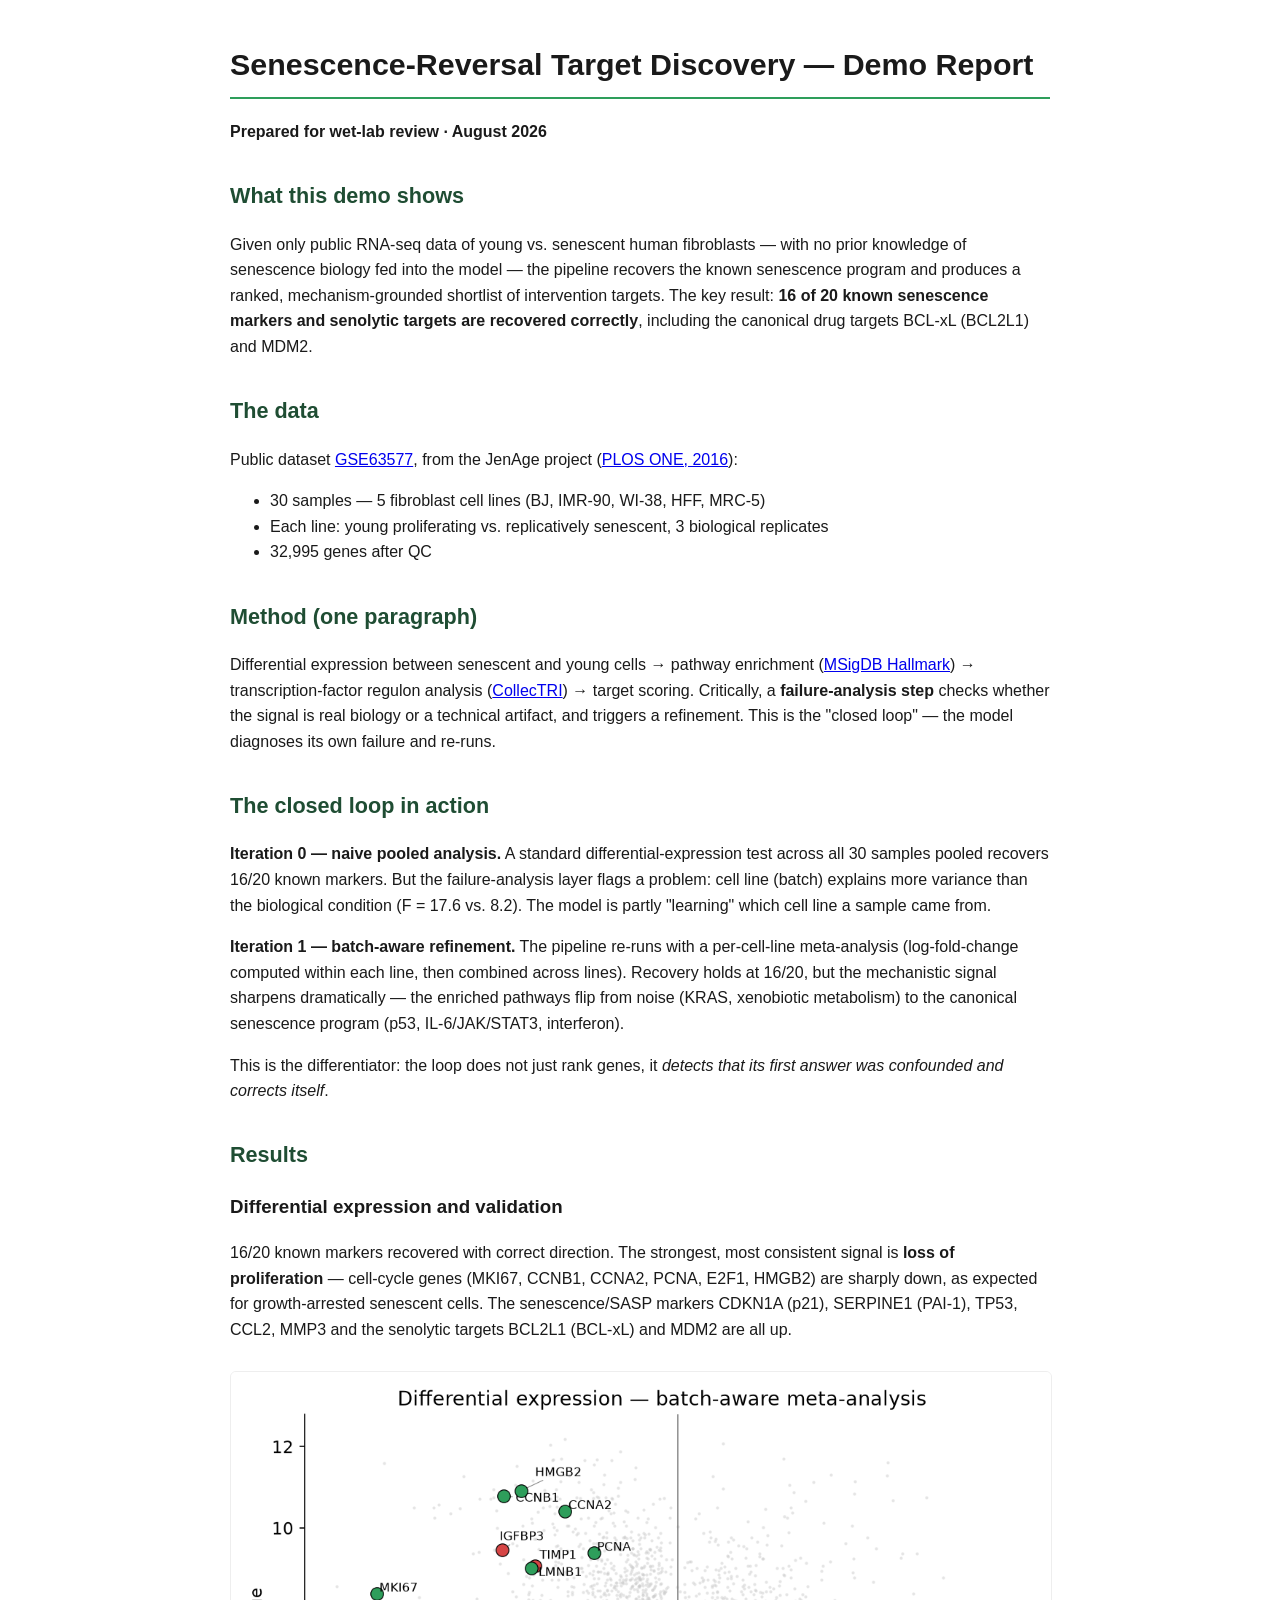
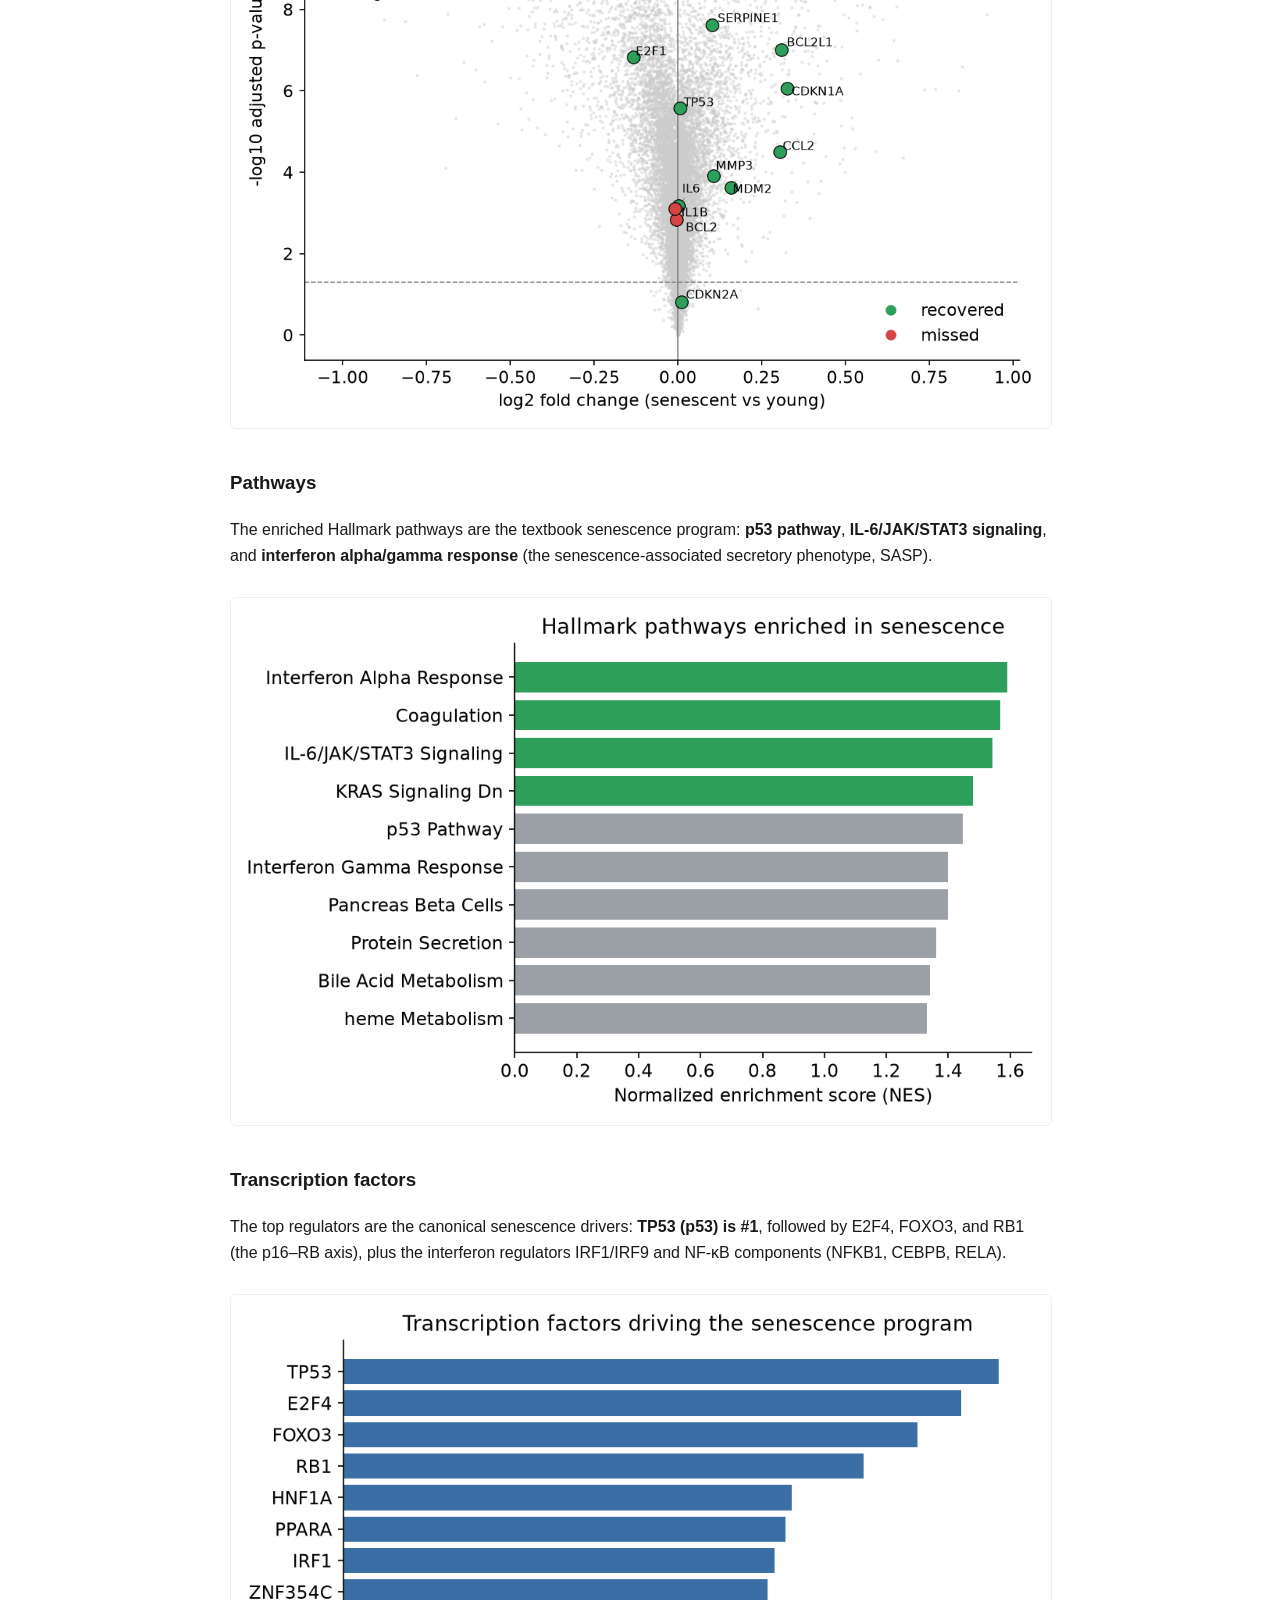
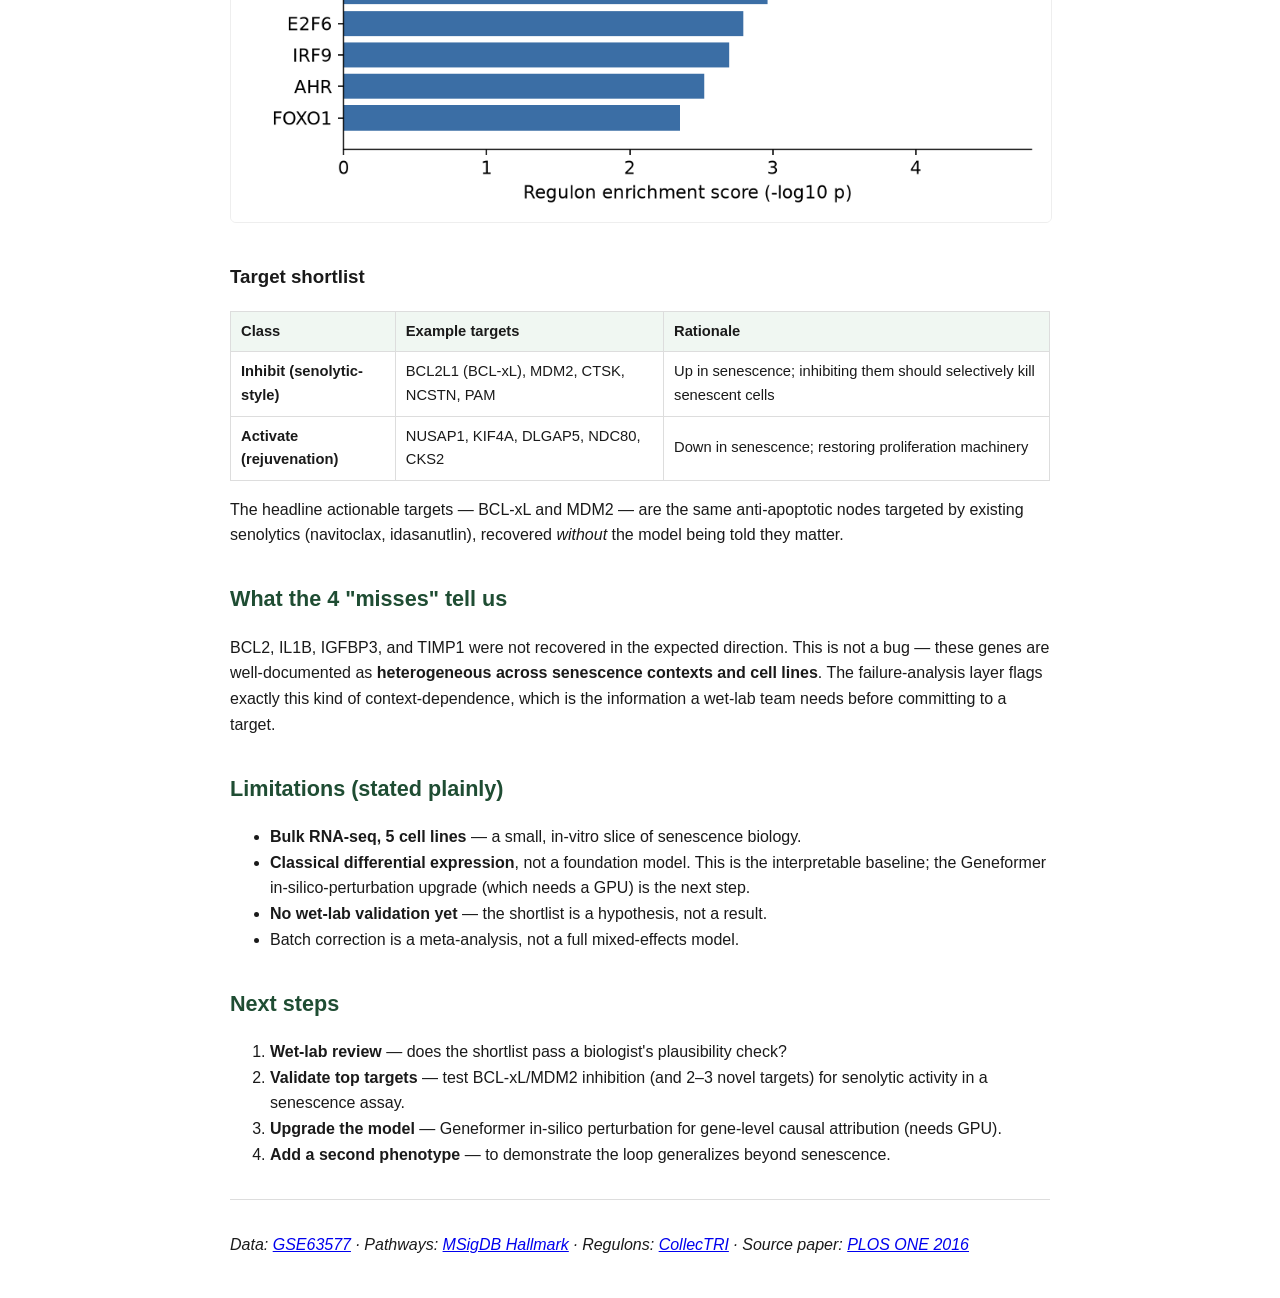
<file: report.html>
<!DOCTYPE html><html><head><meta charset="utf-8"><meta name="viewport" content="width=device-width,initial-scale=1"><style>
body{font-family:-apple-system,Segoe UI,Roboto,Helvetica,Arial,sans-serif;max-width:820px;margin:40px auto;padding:0 24px;color:#1a1a1a;line-height:1.6;}
h1{font-size:1.9em;border-bottom:2px solid #2e9e5b;padding-bottom:8px;}
h2{font-size:1.35em;margin-top:1.6em;color:#1f4d33;}
table{border-collapse:collapse;width:100%;margin:1em 0;font-size:0.92em;}
th,td{border:1px solid #ddd;padding:8px 10px;text-align:left;}
th{background:#f0f7f2;}
img{margin:0.8em 0;max-width:100%;border:1px solid #eee;border-radius:6px;}
blockquote{border-left:3px solid #2e9e5b;margin:1em 0;padding:0.2em 1em;color:#555;background:#f7faf8;}
hr{border:none;border-top:1px solid #ddd;margin:2em 0;}
code{background:#f4f4f4;padding:2px 5px;border-radius:3px;font-size:0.9em;}
</style></head><body><h1>Senescence-Reversal Target Discovery — Demo Report</h1>
<p><strong>Prepared for wet-lab review · August 2026</strong></p>
<h2>What this demo shows</h2>
<p>Given only public RNA-seq data of young vs. senescent human fibroblasts — with no prior knowledge of senescence biology fed into the model — the pipeline recovers the known senescence program and produces a ranked, mechanism-grounded shortlist of intervention targets. The key result: <strong>16 of 20 known senescence markers and senolytic targets are recovered correctly</strong>, including the canonical drug targets BCL-xL (BCL2L1) and MDM2.</p>
<h2>The data</h2>
<p>Public dataset <a href="https://www.ncbi.nlm.nih.gov/geo/query/acc.cgi?acc=GSE63577">GSE63577</a>, from the JenAge project (<a href="https://journals.plos.org/plosone/article?id=10.1371/journal.pone.0154531">PLOS ONE, 2016</a>):</p>
<ul>
<li>30 samples — 5 fibroblast cell lines (BJ, IMR-90, WI-38, HFF, MRC-5)</li>
<li>Each line: young proliferating vs. replicatively senescent, 3 biological replicates</li>
<li>32,995 genes after QC</li>
</ul>
<h2>Method (one paragraph)</h2>
<p>Differential expression between senescent and young cells → pathway enrichment (<a href="https://www.gsea-msigdb.org/gsea/msigdb/">MSigDB Hallmark</a>) → transcription-factor regulon analysis (<a href="https://github.com/saezlab/CollecTRI">CollecTRI</a>) → target scoring. Critically, a <strong>failure-analysis step</strong> checks whether the signal is real biology or a technical artifact, and triggers a refinement. This is the "closed loop" — the model diagnoses its own failure and re-runs.</p>
<h2>The closed loop in action</h2>
<p><strong>Iteration 0 — naive pooled analysis.</strong> A standard differential-expression test across all 30 samples pooled recovers 16/20 known markers. But the failure-analysis layer flags a problem: cell line (batch) explains more variance than the biological condition (F = 17.6 vs. 8.2). The model is partly "learning" which cell line a sample came from.</p>
<p><strong>Iteration 1 — batch-aware refinement.</strong> The pipeline re-runs with a per-cell-line meta-analysis (log-fold-change computed within each line, then combined across lines). Recovery holds at 16/20, but the mechanistic signal sharpens dramatically — the enriched pathways flip from noise (KRAS, xenobiotic metabolism) to the canonical senescence program (p53, IL-6/JAK/STAT3, interferon).</p>
<p>This is the differentiator: the loop does not just rank genes, it <em>detects that its first answer was confounded and corrects itself</em>.</p>
<h2>Results</h2>
<h3>Differential expression and validation</h3>
<p>16/20 known markers recovered with correct direction. The strongest, most consistent signal is <strong>loss of proliferation</strong> — cell-cycle genes (MKI67, CCNB1, CCNA2, PCNA, E2F1, HMGB2) are sharply down, as expected for growth-arrested senescent cells. The senescence/SASP markers CDKN1A (p21), SERPINE1 (PAI-1), TP53, CCL2, MMP3 and the senolytic targets BCL2L1 (BCL-xL) and MDM2 are all up.</p>
<p><img alt="volcano" src="[data-uri]" /></p>
<h3>Pathways</h3>
<p>The enriched Hallmark pathways are the textbook senescence program: <strong>p53 pathway</strong>, <strong>IL-6/JAK/STAT3 signaling</strong>, and <strong>interferon alpha/gamma response</strong> (the senescence-associated secretory phenotype, SASP).</p>
<p><img alt="pathway" src="[data-uri]" /></p>
<h3>Transcription factors</h3>
<p>The top regulators are the canonical senescence drivers: <strong>TP53 (p53) is #1</strong>, followed by E2F4, FOXO3, and RB1 (the p16–RB axis), plus the interferon regulators IRF1/IRF9 and NF-κB components (NFKB1, CEBPB, RELA).</p>
<p><img alt="tf" src="[data-uri]" /></p>
<h3>Target shortlist</h3>
<table>
<thead>
<tr>
<th>Class</th>
<th>Example targets</th>
<th>Rationale</th>
</tr>
</thead>
<tbody>
<tr>
<td><strong>Inhibit (senolytic-style)</strong></td>
<td>BCL2L1 (BCL-xL), MDM2, CTSK, NCSTN, PAM</td>
<td>Up in senescence; inhibiting them should selectively kill senescent cells</td>
</tr>
<tr>
<td><strong>Activate (rejuvenation)</strong></td>
<td>NUSAP1, KIF4A, DLGAP5, NDC80, CKS2</td>
<td>Down in senescence; restoring proliferation machinery</td>
</tr>
</tbody>
</table>
<p>The headline actionable targets — BCL-xL and MDM2 — are the same anti-apoptotic nodes targeted by existing senolytics (navitoclax, idasanutlin), recovered <em>without</em> the model being told they matter.</p>
<h2>What the 4 "misses" tell us</h2>
<p>BCL2, IL1B, IGFBP3, and TIMP1 were not recovered in the expected direction. This is not a bug — these genes are well-documented as <strong>heterogeneous across senescence contexts and cell lines</strong>. The failure-analysis layer flags exactly this kind of context-dependence, which is the information a wet-lab team needs before committing to a target.</p>
<h2>Limitations (stated plainly)</h2>
<ul>
<li><strong>Bulk RNA-seq, 5 cell lines</strong> — a small, in-vitro slice of senescence biology.</li>
<li><strong>Classical differential expression</strong>, not a foundation model. This is the interpretable baseline; the Geneformer in-silico-perturbation upgrade (which needs a GPU) is the next step.</li>
<li><strong>No wet-lab validation yet</strong> — the shortlist is a hypothesis, not a result.</li>
<li>Batch correction is a meta-analysis, not a full mixed-effects model.</li>
</ul>
<h2>Next steps</h2>
<ol>
<li><strong>Wet-lab review</strong> — does the shortlist pass a biologist's plausibility check?</li>
<li><strong>Validate top targets</strong> — test BCL-xL/MDM2 inhibition (and 2–3 novel targets) for senolytic activity in a senescence assay.</li>
<li><strong>Upgrade the model</strong> — Geneformer in-silico perturbation for gene-level causal attribution (needs GPU).</li>
<li><strong>Add a second phenotype</strong> — to demonstrate the loop generalizes beyond senescence.</li>
</ol>
<hr />
<p><em>Data: <a href="https://www.ncbi.nlm.nih.gov/geo/query/acc.cgi?acc=GSE63577">GSE63577</a> · Pathways: <a href="https://www.gsea-msigdb.org/gsea/msigdb/">MSigDB Hallmark</a> · Regulons: <a href="https://github.com/saezlab/CollecTRI">CollecTRI</a> · Source paper: <a href="https://journals.plos.org/plosone/article?id=10.1371/journal.pone.0154531">PLOS ONE 2016</a></em></p></body></html>
</file>
